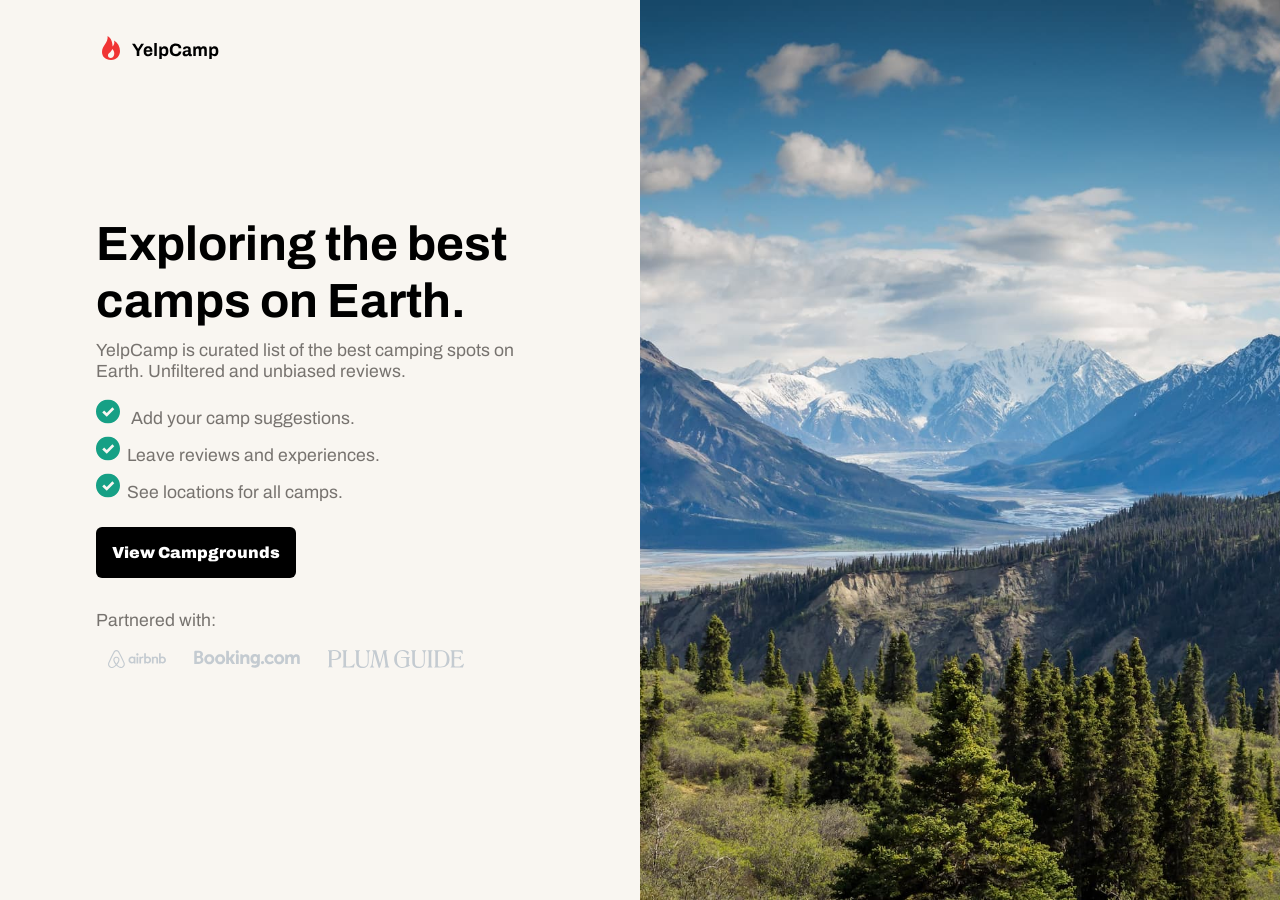
<file: index.html>
<!DOCTYPE html>
<html lang="en">
  <head>
    <meta charset="UTF-8" />
    <meta http-equiv="X-UA-Compatible" content="IE=edge" />
    <meta name="viewport" content="width=device-width, initial-scale=1.0" />
    <title>YelpCamp | Landing Page</title>
    <link rel="stylesheet" href="utilities.css" />
    <link rel="stylesheet" href="landing-style.css" />
  </head>
  <body>
    <main class="main-container">
      <div class="logo-box">
        <img src="Assets/Logo.svg" alt="YelpCamp" class="logo" />
      </div>
      <section class="showcase-frame">
        <div class="box-1"></div>
        <div class="box-2">
          <header class="header">
            <h1>Exploring the best camps on Earth.</h1>
            <div class="para-container">
              <p>
                YelpCamp is curated list of the best camping spots on Earth.
                Unfiltered and unbiased reviews.
              </p>
            </div>
            <div class="checkmarks-container">
              <p>
                <img src="Assets/Checkmark.svg" alt="Checkmark" />
                Add your camp suggestions.
              </p>
              <p>
                <img src="Assets/Checkmark.svg" alt="Checkmark" />Leave reviews
                and experiences.
              </p>
              <p>
                <img src="Assets/Checkmark.svg" alt="Checkmark" />See locations
                for all camps.
              </p>
            </div>
            <a href="search.html" class="btn">View Campgrounds</a>
            <div class="partners-container">
              <p>Partnered with:</p>
              <img src="Assets/Airbnb.svg" alt="Airbnb" />
              <img src="Assets/Booking.svg" alt="Booking.com" />
              <img src="Assets/Plum Guide.svg" alt="Plum Guide" />
            </div>
          </header>
        </div>
      </section>
    </main>
  </body>
</html>
</file>
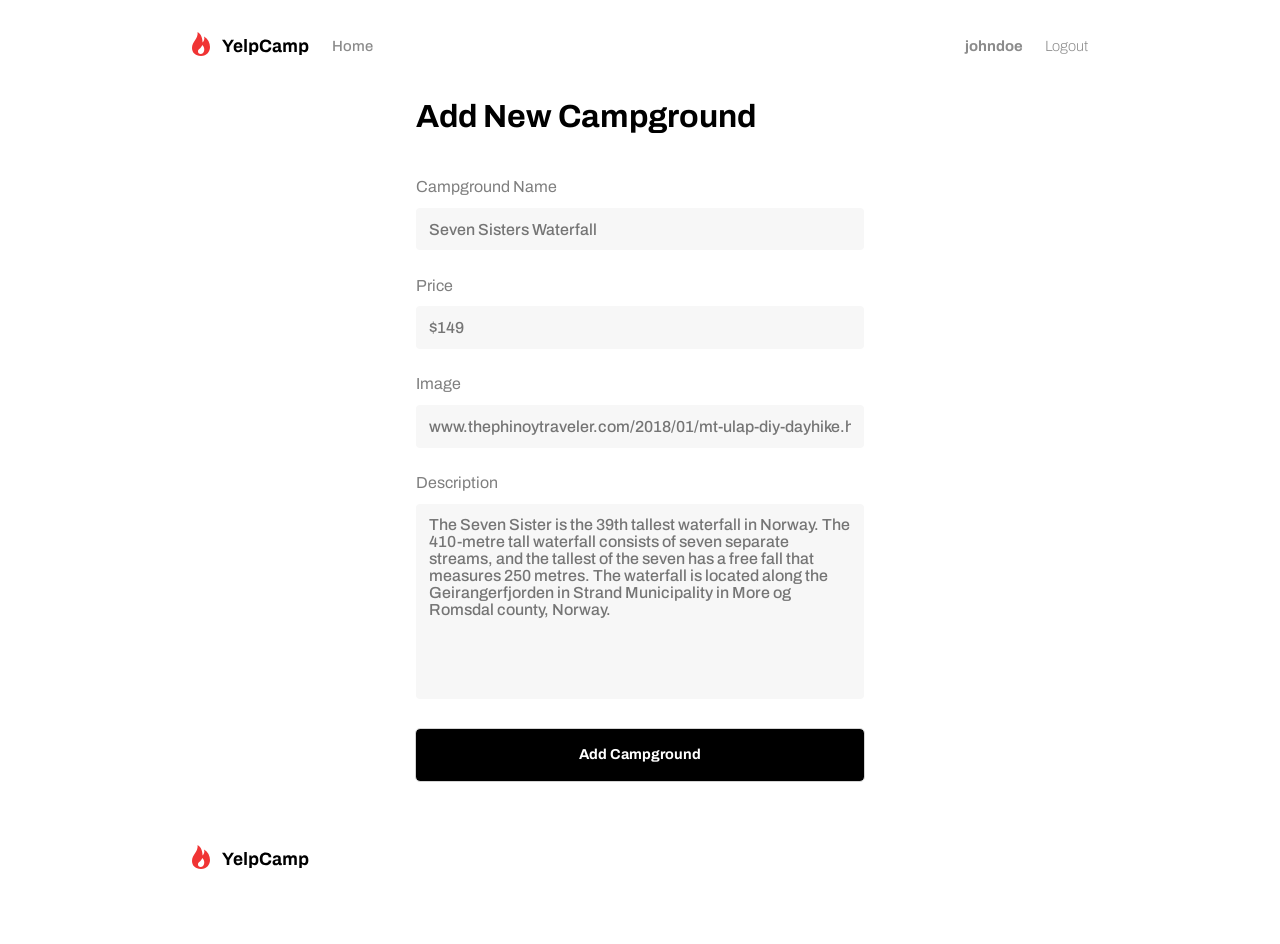
<file: add-new-campground.html>
<!DOCTYPE html>
<html lang="en">
  <head>
    <meta charset="UTF-8" />
    <meta http-equiv="X-UA-Compatible" content="IE=edge" />
    <meta name="viewport" content="width=device-width, initial-scale=1.0" />
    <title>Add New Campground | YelpCamp</title>
    <link rel="stylesheet" href="search-style.css" />
    <link rel="stylesheet" href="utilities.css" />
    <link rel="stylesheet" href="indivisual-campground.css" />
    <link rel="stylesheet" href="add-campground.css" />
  </head>
  <body>
    <div class="container-box">
      <nav class="navbar">
        <img src="Assets/Logo.svg" alt="YelpCamp" />
        <ul class="nav-list">
          <li><a href="index.html" class="home">Home</a></li>
          <li>
            <a href="#" class="user-name">johndoe</a>
          </li>
          <li><a href="index.html" class="logout">Logout</a></li>
        </ul>
        <img
          src="Assets/Hamburger Menu.svg"
          alt="hamburger"
          class="hamburger"
        />
      </nav>

      <!-- Main content -->

      <div class="form-container">
        <form class="form">
          <h1>Add New Campground</h1>
          <label for="camp-name">Campground Name</label>
          <input
            type="text"
            id="camp-name"
            placeholder="Seven Sisters Waterfall"
          />
          <label for="price">Price</label>
          <input type="text" id="price" placeholder="$149" />
          <label for="image">Image</label>
          <input
            type="text"
            id="image"
            placeholder="www.thephinoytraveler.com/2018/01/mt-ulap-diy-dayhike.html"
          />
          <label for="description">Description</label>
          <textarea
            name="description"
            id="description"
            cols="30"
            rows="10"
            placeholder="The Seven Sister is the 39th tallest waterfall in Norway. The 410-metre tall waterfall consists of seven separate streams, and the tallest of the seven has a free fall that measures 250 metres. The waterfall is located along the Geirangerfjorden in Strand Municipality in More og Romsdal county, Norway."
          ></textarea>
          <a href="#" class="campground-btn">Add Campground</a>
        </form>
      </div>

      <!-- Footer logo -->

      <img src="Assets/Logo.svg" alt="YelpCamp" class="bottom-logo" />
    </div>
    <script src="script.js"></script>
  </body>
</html>
</file>
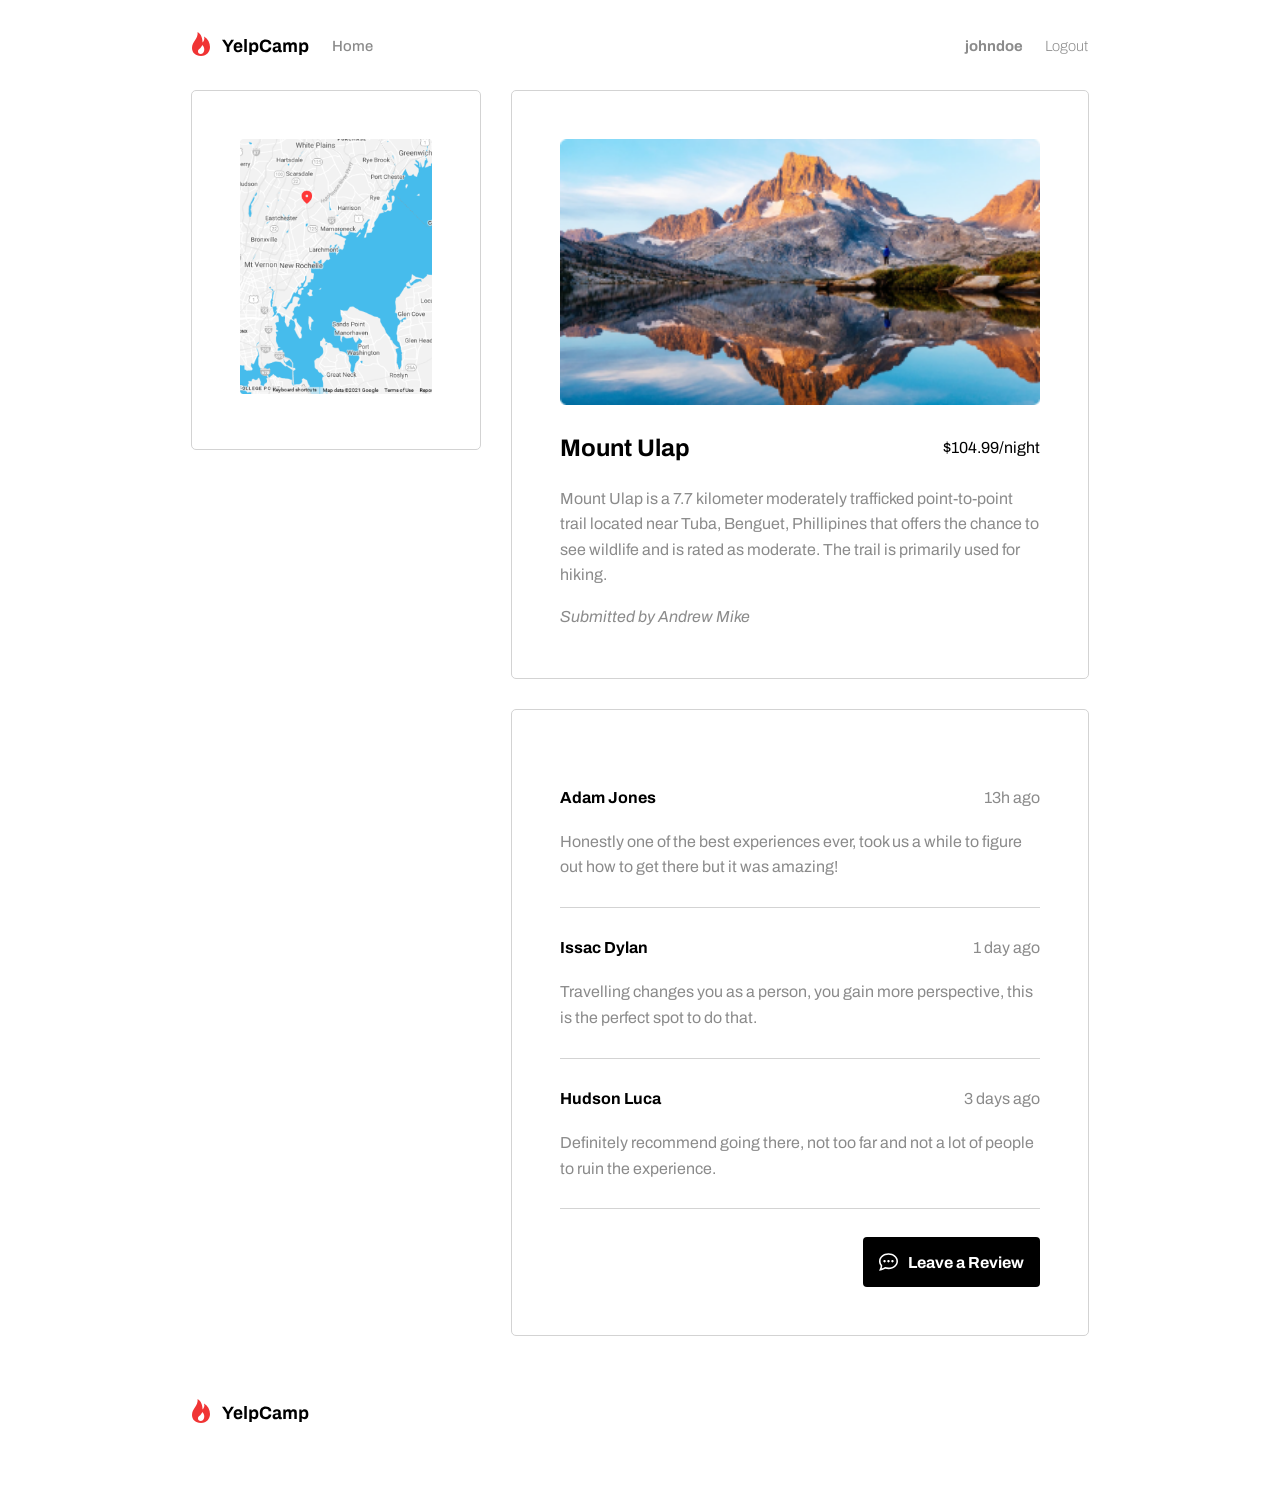
<file: indivisual-campground-login.html>
<!DOCTYPE html>
<html lang="en">
  <head>
    <meta charset="UTF-8" />
    <meta http-equiv="X-UA-Compatible" content="IE=edge" />
    <meta name="viewport" content="width=device-width, initial-scale=1.0" />
    <title>Indivisual Campground | YelpCamp</title>
    <link rel="stylesheet" href="search-style.css" />
    <link rel="stylesheet" href="utilities.css" />
    <link rel="stylesheet" href="indivisual-campground.css" />
  </head>
  <body>
    <div class="container-box">
      <nav class="navbar">
        <img src="Assets/Logo.svg" alt="YelpCamp" />
        <ul class="nav-list">
          <li><a href="index.html" class="home">Home</a></li>
          <li>
            <a href="#" class="user-name">johndoe</a>
          </li>
          <li>
            <a href="indivisual-campground.html" class="logout">Logout</a>
          </li>
        </ul>
        <img
          src="Assets/Hamburger Menu.svg"
          alt="hamburger"
          class="hamburger"
        />
      </nav>

      <!-- Main grid html -->

      <div class="hero-grid-container">
        <div class="map-container">
          <img src="Assets/Map.png" alt="map" />
        </div>
        <div class="img-boxes-container">
          <div class="img-para-container">
            <img
              src="Assets/Camp Images/High Quality Images/Mount Ulap.png"
              alt="mount-ulap"
            />
            <div class="heading-price-container">
              <h2>Mount Ulap</h2>
              <p class="price">$104.99/night</p>
            </div>

            <p>
              Mount Ulap is a 7.7 kilometer moderately trafficked point-to-point
              trail located near Tuba, Benguet, Phillipines that offers the
              chance to see wildlife and is rated as moderate. The trail is
              primarily used for hiking.
            </p>

            <p class="submitted">Submitted by Andrew Mike</p>
          </div>
          <div class="review-container">
            <div class="review-box review-box-1">
              <div class="name-time-container">
                <h4>Adam Jones</h4>
                <p>13h ago</p>
              </div>
              <p>
                Honestly one of the best experiences ever, took us a while to
                figure out how to get there but it was amazing!
              </p>
            </div>
            <div class="review-box review-box-2">
              <div class="name-time-container">
                <h4>Issac Dylan</h4>
                <p>1 day ago</p>
              </div>
              <p>
                Travelling changes you as a person, you gain more perspective,
                this is the perfect spot to do that.
              </p>
            </div>
            <div class="review-box review-box-3">
              <div class="name-time-container">
                <h4>Hudson Luca</h4>
                <p>3 days ago</p>
              </div>
              <p>
                Definitely recommend going there, not too far and not a lot of
                people to ruin the experience.
              </p>
            </div>

            <div class="review-box review-box-4">
              <a href="add-comment.html" class="review-btn"
                ><img src="Assets/Chat Bubble.svg" alt="chat" />Leave a
                Review</a
              >
            </div>
          </div>
        </div>
      </div>
      <img src="Assets/Logo.svg" alt="YelpCamp" class="bottom-logo" />
    </div>

    <script src="script.js"></script>
  </body>
</html>
</file>
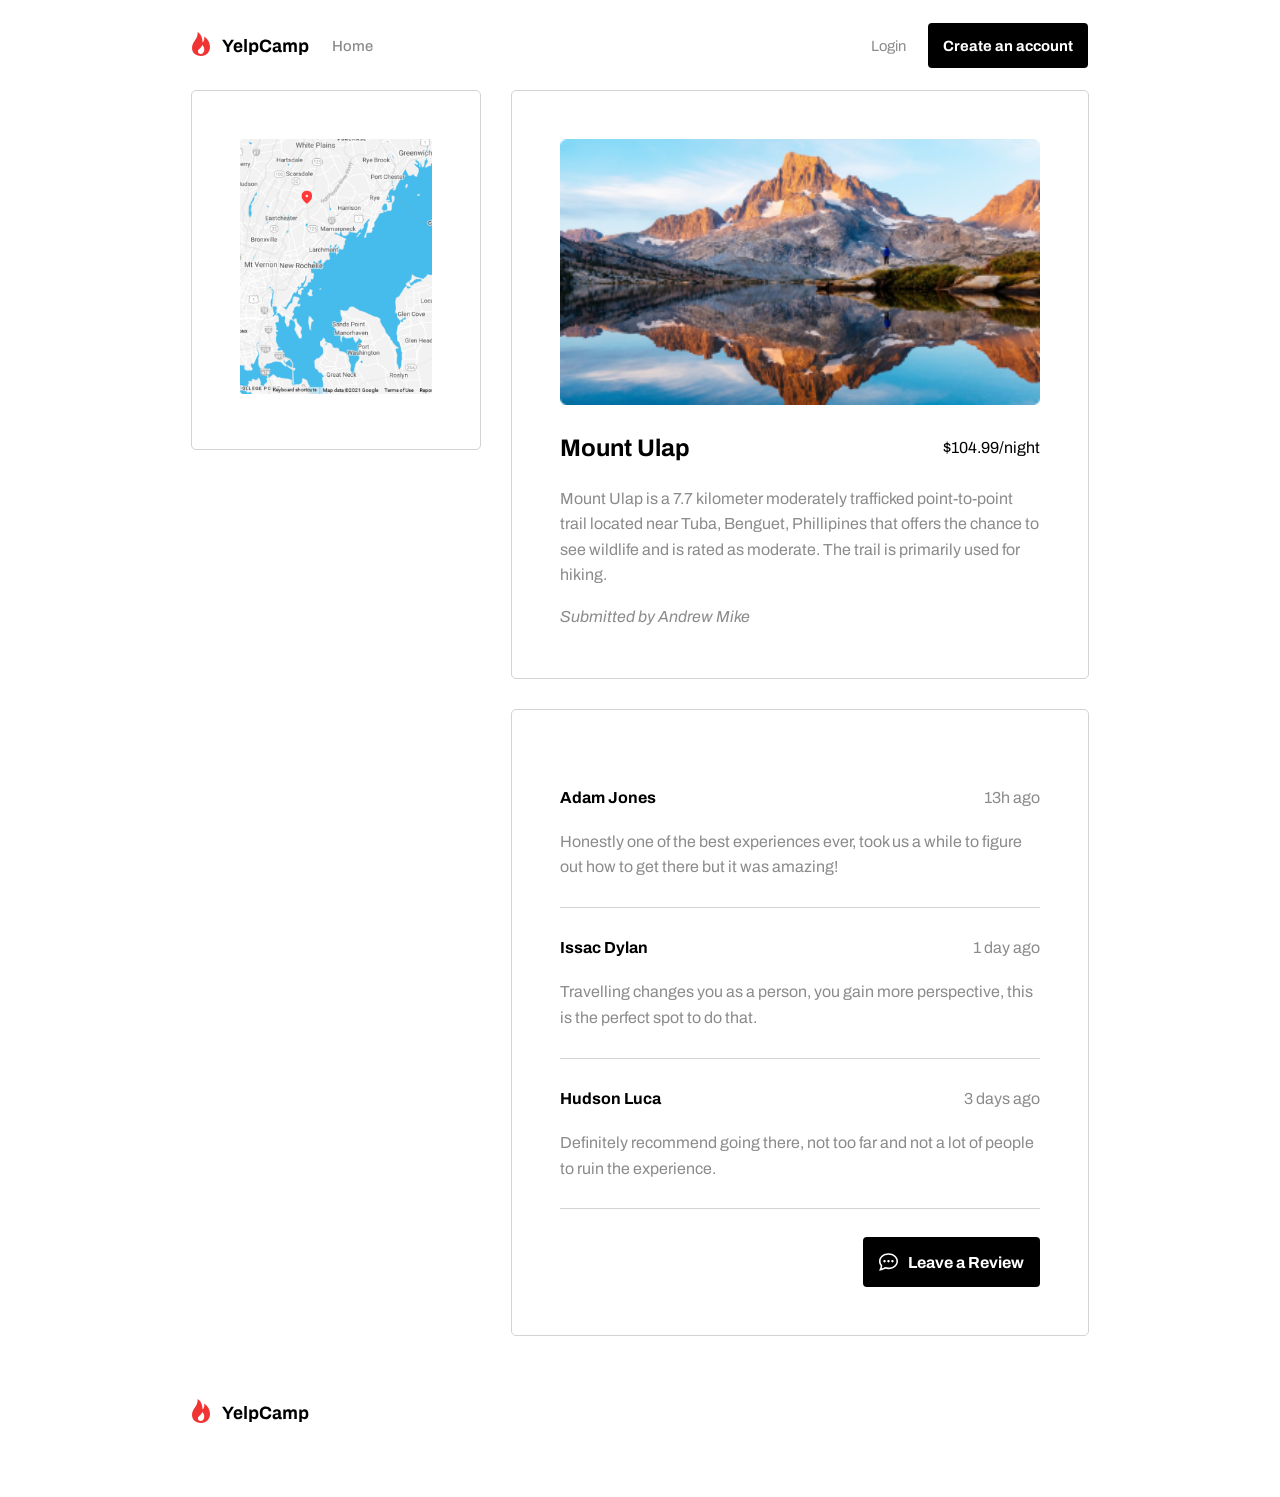
<file: indivisual-campground.html>
<!DOCTYPE html>
<html lang="en">
  <head>
    <meta charset="UTF-8" />
    <meta http-equiv="X-UA-Compatible" content="IE=edge" />
    <meta name="viewport" content="width=device-width, initial-scale=1.0" />
    <title>Indivisual Campground | YelpCamp</title>
    <link rel="stylesheet" href="search-style.css" />
    <link rel="stylesheet" href="utilities.css" />
    <link rel="stylesheet" href="indivisual-campground.css" />
  </head>
  <body>
    <div class="container-box">
      <nav class="navbar">
        <img src="Assets/Logo.svg" alt="YelpCamp" />
        <ul class="nav-list">
          <li><a href="index.html" class="home">Home</a></li>
          <li>
            <a href="sign-in.html" class="login">Login</a>
          </li>
          <li>
            <a href="sign-up.html" class="create-btn">Create an account</a>
          </li>
        </ul>
        <img
          src="Assets/Hamburger Menu.svg"
          alt="hamburger"
          class="hamburger"
        />
      </nav>

      <!-- Main grid html -->

      <div class="hero-grid-container">
        <div class="map-container">
          <img src="Assets/Map.png" alt="map" />
        </div>
        <div class="img-boxes-container">
          <div class="img-para-container">
            <img
              src="Assets/Camp Images/High Quality Images/Mount Ulap.png"
              alt="mount-ulap"
            />
            <div class="heading-price-container">
              <h2>Mount Ulap</h2>
              <p class="price">$104.99/night</p>
            </div>

            <p>
              Mount Ulap is a 7.7 kilometer moderately trafficked point-to-point
              trail located near Tuba, Benguet, Phillipines that offers the
              chance to see wildlife and is rated as moderate. The trail is
              primarily used for hiking.
            </p>

            <p class="submitted">Submitted by Andrew Mike</p>
          </div>
          <div class="review-container">
            <div class="review-box review-box-1">
              <div class="name-time-container">
                <h4>Adam Jones</h4>
                <p>13h ago</p>
              </div>
              <p>
                Honestly one of the best experiences ever, took us a while to
                figure out how to get there but it was amazing!
              </p>
            </div>
            <div class="review-box review-box-2">
              <div class="name-time-container">
                <h4>Issac Dylan</h4>
                <p>1 day ago</p>
              </div>
              <p>
                Travelling changes you as a person, you gain more perspective,
                this is the perfect spot to do that.
              </p>
            </div>
            <div class="review-box review-box-3">
              <div class="name-time-container">
                <h4>Hudson Luca</h4>
                <p>3 days ago</p>
              </div>
              <p>
                Definitely recommend going there, not too far and not a lot of
                people to ruin the experience.
              </p>
            </div>

            <div class="review-box review-box-4">
              <a href="add-comment.html" class="review-btn"
                ><img src="Assets/Chat Bubble.svg" alt="chat" />Leave a
                Review</a
              >
            </div>
          </div>
        </div>
      </div>
      <img src="Assets/Logo.svg" alt="YelpCamp" class="bottom-logo" />
    </div>

    <script src="script.js"></script>
  </body>
</html>
</file>
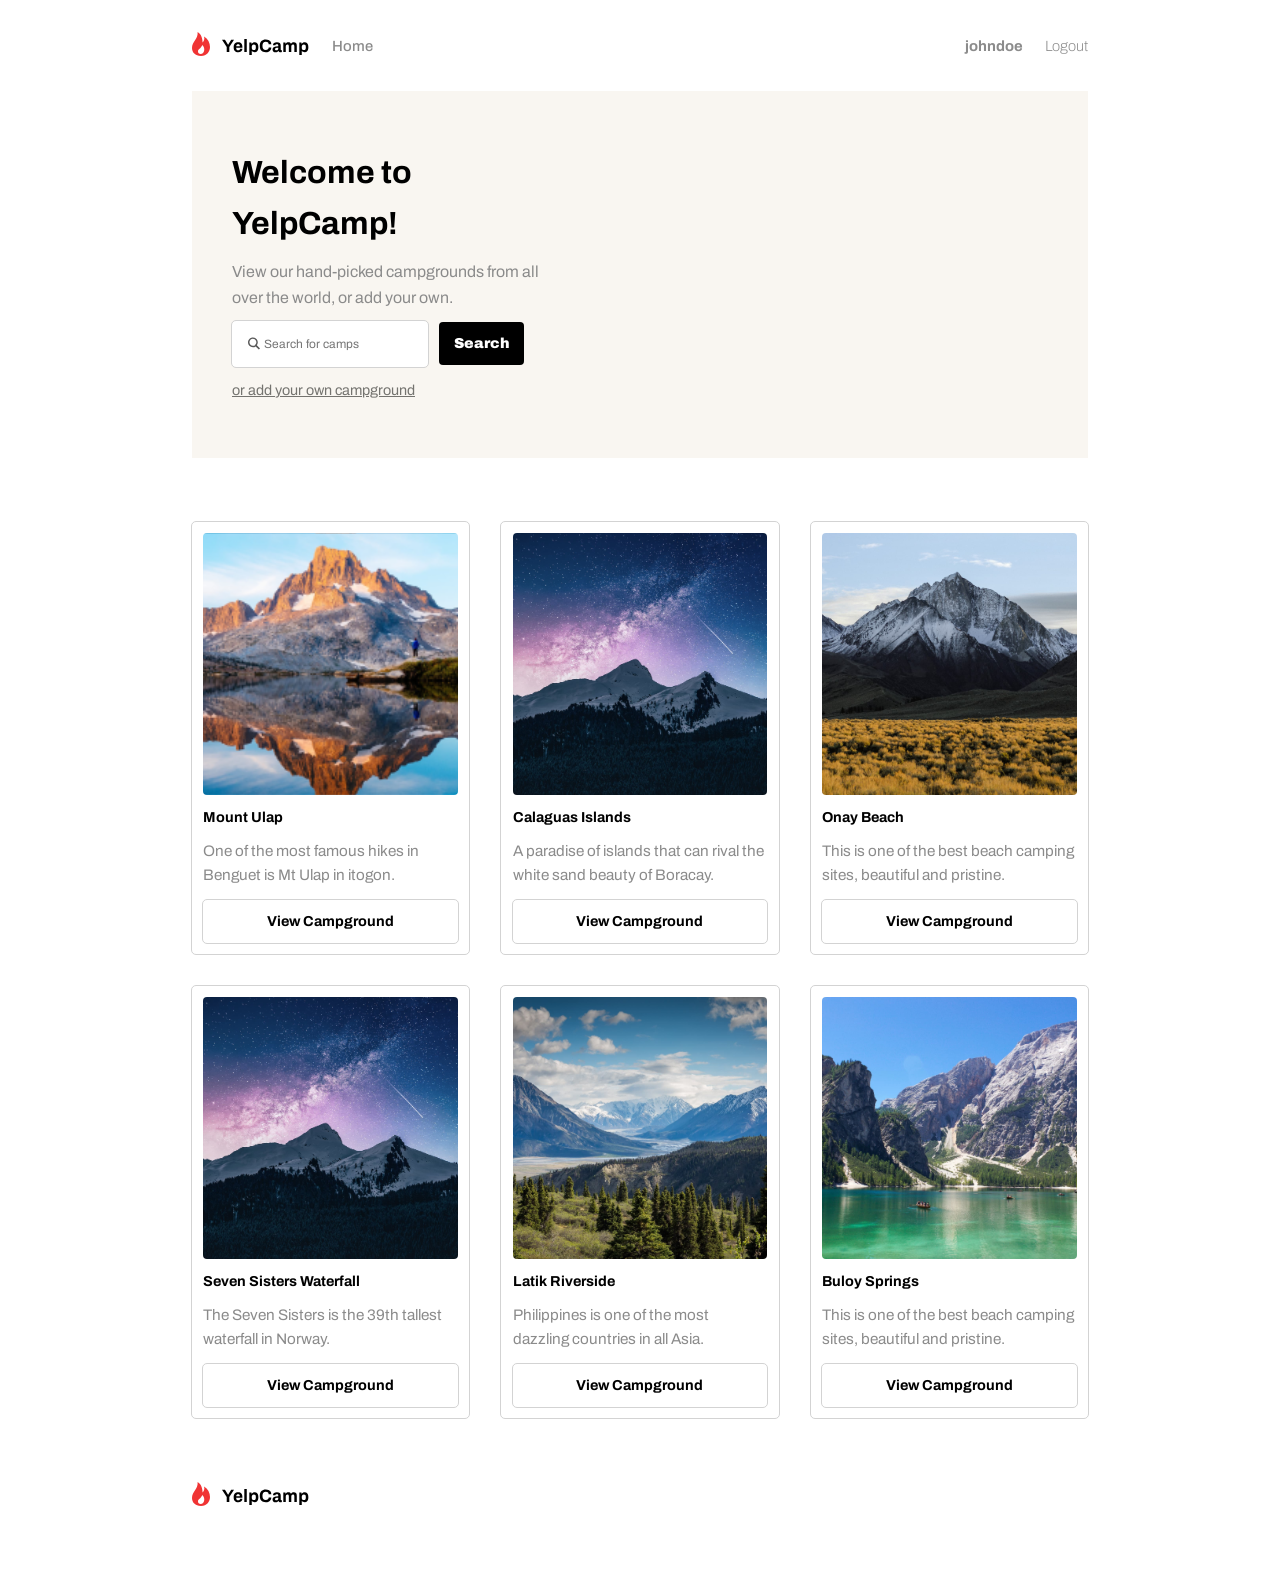
<file: search-login.html>
<!DOCTYPE html>
<html lang="en">
  <head>
    <meta charset="UTF-8" />
    <meta http-equiv="X-UA-Compatible" content="IE=edge" />
    <meta name="viewport" content="width=device-width, initial-scale=1.0" />
    <title>Search Page | Logged in</title>
    <link rel="stylesheet" href="utilities.css" />
    <link rel="stylesheet" href="search-style.css" />
  </head>
  <body>
    <div class="container-box">
      <nav class="navbar">
        <img src="Assets/Logo.svg" alt="YelpCamp" />
        <ul class="nav-list">
          <li><a href="index.html" class="home">Home</a></li>
          <li>
            <a href="#" class="user-name">johndoe</a>
          </li>
          <li><a href="search.html" class="logout">Logout</a></li>
        </ul>
        <img
          src="Assets/Hamburger Menu.svg"
          alt="hamburger"
          class="hamburger"
        />
      </nav>

      <!-- search box container -->

      <div class="search-box-container">
        <div class="search-box-child">
          <div class="heading-and-para-container">
            <h1>Welcome to YelpCamp!</h1>
            <p>
              View our hand-picked campgrounds from all over the world, or add
              your own.
            </p>
          </div>
          <div class="main-search-box">
            <img src="Assets/Search Icon.svg" alt="search" class="icon" />
            <input
              type="text"
              placeholder="Search for camps"
              class="search-box"
            />
            <a href="#" class="btn">Search</a>
          </div>
          <a href="add-new-campground.html" class="add-own-campground"
            >or add your own campground</a
          >
        </div>
      </div>

      <!-- grid layout -->

      <div class="grids-container">
        <div class="item" id="item-1">
          <div class="content-holder">
            <div class="image"></div>
            <div class="para-btn-container">
              <h4>Mount Ulap</h4>
              <p>
                One of the most famous hikes in Benguet is Mt Ulap in itogon.
              </p>
              <a
                href="indivisual-campground-login.html"
                class="campground-btn view-camp"
                >View Campground</a
              >
            </div>
          </div>
        </div>
        <div class="item" id="item-2">
          <div class="content-holder">
            <div class="image"></div>
            <div class="para-btn-container">
              <h4>Calaguas Islands</h4>
              <p>
                A paradise of islands that can rival the white sand beauty of
                Boracay.
              </p>
              <a href="#" class="campground-btn view-camp">View Campground</a>
            </div>
          </div>
        </div>
        <div class="item" id="item-3">
          <div class="content-holder">
            <div class="image"></div>
            <div class="para-btn-container">
              <h4>Onay Beach</h4>
              <p>
                This is one of the best beach camping sites, beautiful and
                pristine.
              </p>
              <a href="#" class="campground-btn view-camp">View Campground</a>
            </div>
          </div>
        </div>
        <div class="item" id="item-4">
          <div class="content-holder">
            <div class="image"></div>
            <div class="para-btn-container">
              <h4>Seven Sisters Waterfall</h4>
              <p>The Seven Sisters is the 39th tallest waterfall in Norway.</p>
              <a href="#" class="campground-btn view-camp">View Campground</a>
            </div>
          </div>
        </div>
        <div class="item" id="item-5">
          <div class="content-holder">
            <div class="image"></div>
            <div class="para-btn-container">
              <h4>Latik Riverside</h4>
              <p>
                Philippines is one of the most dazzling countries in all Asia.
              </p>
              <a href="#" class="campground-btn view-camp">View Campground</a>
            </div>
          </div>
        </div>
        <div class="item" id="item-6">
          <div class="content-holder">
            <div class="image"></div>
            <div class="para-btn-container">
              <h4>Buloy Springs</h4>
              <p>
                This is one of the best beach camping sites, beautiful and
                pristine.
              </p>
              <a href="#" class="campground-btn view-camp">View Campground</a>
            </div>
          </div>
        </div>
      </div>

      <img src="Assets/Logo.svg" alt="YelpCamp" class="bottom-logo" />
    </div>
    <script src="script.js"></script>
  </body>
</html>
</file>
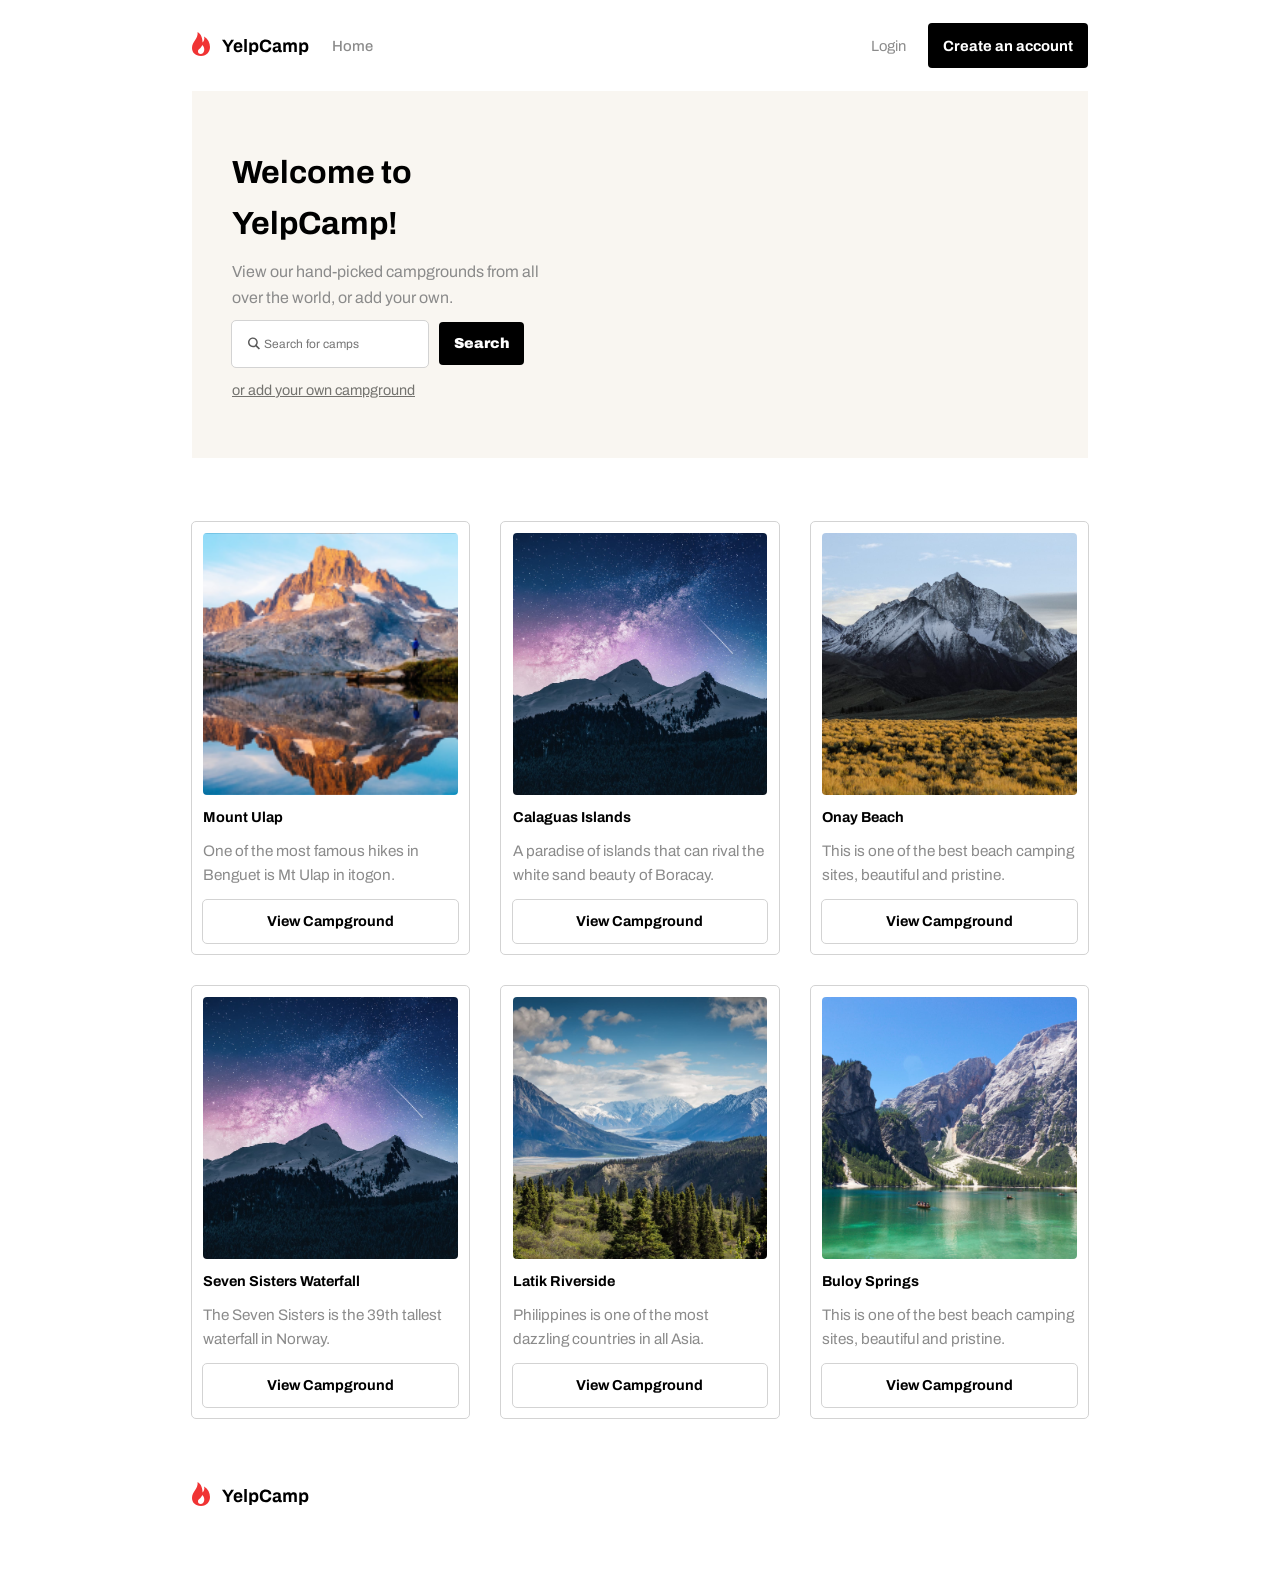
<file: search.html>
<!DOCTYPE html>
<html lang="en">
  <head>
    <meta charset="UTF-8" />
    <meta http-equiv="X-UA-Compatible" content="IE=edge" />
    <meta name="viewport" content="width=device-width, initial-scale=1.0" />
    <title>Search Page | YelpCamp</title>
    <link rel="stylesheet" href="utilities.css" />
    <link rel="stylesheet" href="search-style.css" />
  </head>
  <body>
    <div class="container-box">
      <nav class="navbar">
        <img src="Assets/Logo.svg" alt="YelpCamp" />
        <ul class="nav-list">
          <li><a href="index.html" class="home">Home</a></li>
          <li>
            <a href="sign-in.html" class="login">Login</a>
          </li>
          <li>
            <a href="sign-up.html" class="create-btn">Create an account</a>
          </li>
        </ul>
        <img
          src="Assets/Hamburger Menu.svg"
          alt="hamburger"
          class="hamburger"
        />
      </nav>

      <!-- search box container -->

      <div class="search-box-container">
        <div class="search-box-child">
          <div class="heading-and-para-container">
            <h1>Welcome to YelpCamp!</h1>
            <p>
              View our hand-picked campgrounds from all over the world, or add
              your own.
            </p>
          </div>
          <div class="main-search-box">
            <img src="Assets/Search Icon.svg" alt="search" class="icon" />
            <input
              type="text"
              placeholder="Search for camps"
              class="search-box"
            />
            <a href="#" class="btn">Search</a>
          </div>
          <a href="add-new-campground.html" class="add-own-campground"
            >or add your own campground</a
          >
        </div>
      </div>

      <!-- grid layout -->

      <div class="grids-container">
        <div class="item" id="item-1">
          <div class="content-holder">
            <div class="image"></div>
            <div class="para-btn-container">
              <h4>Mount Ulap</h4>
              <p>
                One of the most famous hikes in Benguet is Mt Ulap in itogon.
              </p>
              <a
                href="indivisual-campground.html"
                class="campground-btn view-camp"
                >View Campground</a
              >
            </div>
          </div>
        </div>
        <div class="item" id="item-2">
          <div class="content-holder">
            <div class="image"></div>
            <div class="para-btn-container">
              <h4>Calaguas Islands</h4>
              <p>
                A paradise of islands that can rival the white sand beauty of
                Boracay.
              </p>
              <a href="#" class="campground-btn view-camp">View Campground</a>
            </div>
          </div>
        </div>
        <div class="item" id="item-3">
          <div class="content-holder">
            <div class="image"></div>
            <div class="para-btn-container">
              <h4>Onay Beach</h4>
              <p>
                This is one of the best beach camping sites, beautiful and
                pristine.
              </p>
              <a href="#" class="campground-btn view-camp">View Campground</a>
            </div>
          </div>
        </div>
        <div class="item" id="item-4">
          <div class="content-holder">
            <div class="image"></div>
            <div class="para-btn-container">
              <h4>Seven Sisters Waterfall</h4>
              <p>The Seven Sisters is the 39th tallest waterfall in Norway.</p>
              <a href="#" class="campground-btn view-camp">View Campground</a>
            </div>
          </div>
        </div>
        <div class="item" id="item-5">
          <div class="content-holder">
            <div class="image"></div>
            <div class="para-btn-container">
              <h4>Latik Riverside</h4>
              <p>
                Philippines is one of the most dazzling countries in all Asia.
              </p>
              <a href="#" class="campground-btn view-camp">View Campground</a>
            </div>
          </div>
        </div>
        <div class="item" id="item-6">
          <div class="content-holder">
            <div class="image"></div>
            <div class="para-btn-container">
              <h4>Buloy Springs</h4>
              <p>
                This is one of the best beach camping sites, beautiful and
                pristine.
              </p>
              <a href="#" class="campground-btn view-camp">View Campground</a>
            </div>
          </div>
        </div>
      </div>

      <img src="Assets/Logo.svg" alt="YelpCamp" class="bottom-logo" />
    </div>
    <script src="script.js"></script>
  </body>
</html>
</file>
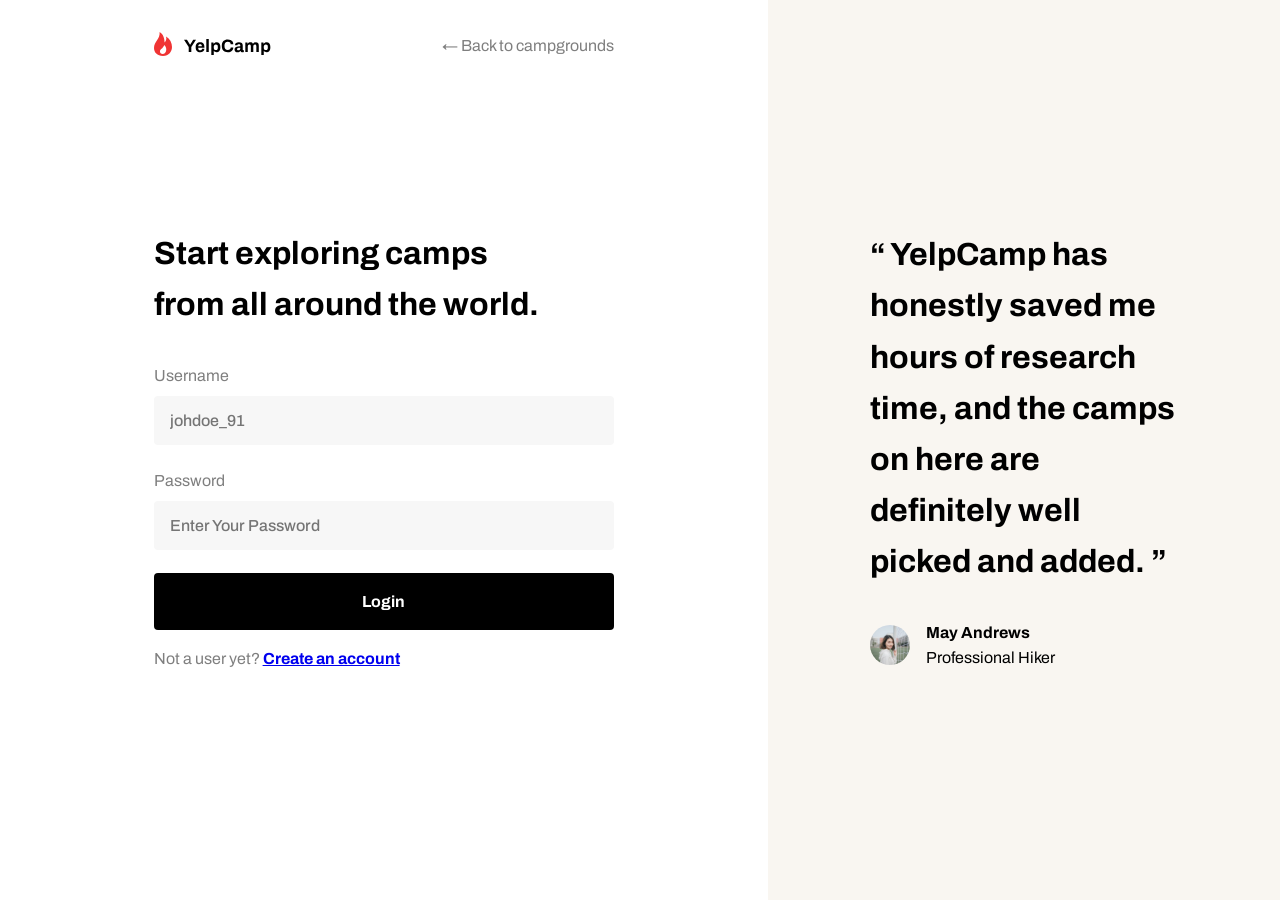
<file: sign-in.html>
<!DOCTYPE html>
<html lang="en">
  <head>
    <meta charset="UTF-8" />
    <meta http-equiv="X-UA-Compatible" content="IE=edge" />
    <meta name="viewport" content="width=device-width, initial-scale=1.0" />
    <title>Sign in | YelpCamp</title>
    <link rel="stylesheet" href="sign-in-style.css" />
    <link rel="stylesheet" href="utilities.css" />
  </head>
  <body>
    <div class="container">
      <div class="main-container box-1-parent">
        <div class="logo-back-container">
          <img src="Assets/Logo.svg" alt="logo" />
          <a href="search.html">← Back to campgrounds</a>
        </div>
        <div class="box-1 login-details">
          <form class="form">
            <div class="heading">
              <h1>Start exploring camps from all around the world.</h1>
            </div>
            <label for="username">Username</label>
            <input type="text" placeholder="johdoe_91" />
            <label for="password">Password</label>
            <input type="password" placeholder="Enter Your Password" />
            <a href="search-login.html" class="login-btn">Login</a>
            <p>Not a user yet? <a href="sign-up.html">Create an account</a></p>
          </form>
        </div>
      </div>

      <div class="background-box">
        <div class="box-2 quote-box main-container">
          <div class="quote-box-container">
            <blockquote cite="#">
              <q>
                YelpCamp has honestly saved me hours of research time, and the
                camps on here are definitely well picked and added.
              </q>
            </blockquote>
            <div class="writer-details">
              <img src="Assets/User Testimonial.svg" alt="user" />
              <div class="name-container">
                <h4>May Andrews</h4>
                <p>Professional Hiker</p>
              </div>
            </div>
          </div>
        </div>
      </div>
    </div>
  </body>
</html>
</file>
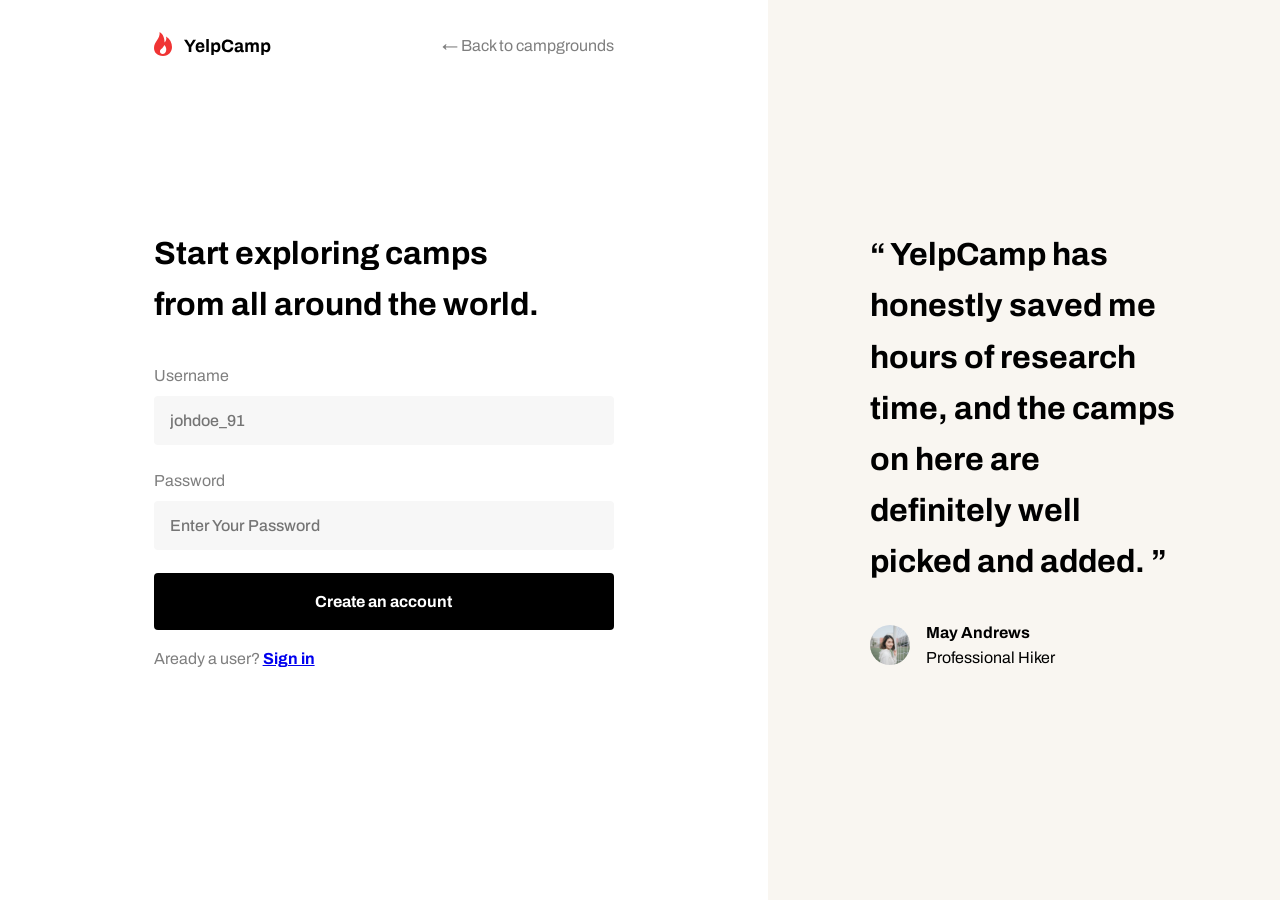
<file: sign-up.html>
<!DOCTYPE html>
<html lang="en">
  <head>
    <meta charset="UTF-8" />
    <meta http-equiv="X-UA-Compatible" content="IE=edge" />
    <meta name="viewport" content="width=device-width, initial-scale=1.0" />
    <title>Sign up | YelpCamp</title>
    <link rel="stylesheet" href="sign-in-style.css" />
    <link rel="stylesheet" href="utilities.css" />
  </head>
  <body>
    <div class="container">
      <div class="main-container box-1-parent">
        <div class="logo-back-container">
          <img src="Assets/Logo.svg" alt="logo" />
          <a href="search.html">← Back to campgrounds</a>
        </div>
        <div class="box-1 login-details">
          <form class="form">
            <div class="heading">
              <h1>Start exploring camps from all around the world.</h1>
            </div>
            <label for="username">Username</label>
            <input type="text" placeholder="johdoe_91" />
            <label for="password">Password</label>
            <input type="password" placeholder="Enter Your Password" />
            <a href="search-login.html" class="login-btn">Create an account</a>
            <p>Aready a user? <a href="sign-in.html">Sign in</a></p>
          </form>
        </div>
      </div>

      <div class="background-box">
        <div class="box-2 quote-box main-container">
          <div class="quote-box-container">
            <blockquote cite="#">
              <q>
                YelpCamp has honestly saved me hours of research time, and the
                camps on here are definitely well picked and added.
              </q>
            </blockquote>
            <div class="writer-details">
              <img src="Assets/User Testimonial.svg" alt="user" />
              <div class="name-container">
                <h4>May Andrews</h4>
                <p>Professional Hiker</p>
              </div>
            </div>
          </div>
        </div>
      </div>
    </div>
  </body>
</html>
</file>
<file: utilities.css>
@import url("https://fonts.googleapis.com/css2?family=Archivo:wght@300;400;500;600;700;900&display=swap");

*,
*::before,
*::after {
  margin: 0;
  padding: 0;
  box-sizing: border-box;
}

body {
  line-height: 1.6;
}

.btn {
  background: #000;
  color: #fff;
  border-radius: 6px;
  padding: 1em;
  font-weight: 900;
  text-decoration: none;
  display: inline-block;
  margin-bottom: 2em;
}
</file>
<file: landing-style.css>
body {
  line-height: 1.2;
}

.logo-box .logo {
  padding: 2em 1em;
}

.showcase-frame {
  height: 89%;
  display: grid;
  grid-template-areas: 1fr;
  font-family: "Archivo", sans-serif;
}

.main-container {
  background-color: #f9f6f1;
}

p {
  color: #77736f;
  font-size: 1.1em;
}

.para-container {
  margin-bottom: 1em;
}

.checkmarks-container {
  margin-bottom: 1.5em;
}

.checkmarks-container img {
  margin-right: 0.4em;
}

.checkmarks-container p {
  margin-bottom: 0.4em;
}

.box-1 {
  background-image: url("Assets/Camp\ Images/High\ Quality\ Images/Latik\ Riverside.jpg");
  background-position: center;
  background-size: cover;
  height: 20em;
  background-repeat: no-repeat no-repeat;
}

.box-2 {
  padding: 2em 0;
}

.box-2 .header {
  width: 90%;
  margin: 0 auto;
}

.header h1 {
  font-size: 2em;
  margin-bottom: 0.4em;
}

.partners-container p {
  margin-bottom: 0.4em;
}

@media (min-width: 699px) {
  .main-container {
    height: 100vh;
  }
  .header h1 {
    font-size: 3em;
  }

  .box-1 {
    height: 28em;
  }
}

@media (min-width: 1199px) {
  .box-1 {
    grid-area: box-1;
  }

  .box-2 {
    grid-area: box-2;
  }
  .showcase-frame {
    height: 100%;
    grid-template-columns: repeat(2, 1fr);
    grid-template-areas: "box-2 box-1";
    position: relative;
  }
  .box-1 {
    height: 100%;
  }

  .box-2 {
    place-self: center;
  }

  .logo-box .logo {
    padding: 0;
    position: absolute;
    top: 4%;
    left: 8%;
    z-index: 100;
  }

  .box-2 .header {
    width: 70%;
  }

  .header h1 {
    margin-bottom: 0.2em;
  }

  p {
    font-size: 1.1em;
  }
}
</file>
<file: search-style.css>
.container-box {
  width: 70%;
  margin: 0 auto;
  font-family: "Archivo", sans-serif;
}

/* Navbar design */

.navbar {
  display: flex;
  align-items: center;
  justify-content: space-between;
  padding: 2em 0;
}

.nav-list {
  display: flex;
  align-items: center;
  justify-content: right;
  flex-grow: 1;
}

.nav-list li {
  list-style: none;
}

.nav-list li:nth-of-type(1) {
  margin-right: auto;
}

.nav-list a {
  text-decoration: none;
  margin-left: 1.5em;
  font-size: 0.925em;
  color: #8b8b8b;
}

.nav-list .home {
  font-weight: 500;
}

.nav-list .user-name {
  font-weight: 700;
}

.nav-list .logout {
  font-weight: 200;
}

/* search box container design */

.search-box-container {
  background-color: #f9f6f1;
  padding: 3.5em 2.5em;
}

.search-box-child {
  width: 40%;
}

.heading-and-para-container h1 {
  margin-bottom: 0.3em;
}

.heading-and-para-container p {
  color: #8b8b8b;
  margin-bottom: 0.7em;
  font-weight: 400;
}

.main-search-box img {
  position: absolute;
}

.main-search-box {
  margin-bottom: 10px;
}

.main-search-box .icon {
  width: 1.75em;
  padding: 1em 0em 0.8em 1em;
}

.search-box {
  font-size: 0.75em;
  padding: 1.3em 2em 1.3em 2.7em;
  border: none;
  outline: 0.5px solid #d3d3d3;
  font-family: "Archivo", sans-serif;
  width: 60%;
  border-radius: 4px;
}

.main-search-box .btn {
  margin-bottom: 0;
  padding: 0.7em 1em;
  font-size: 0.9em;
  margin-left: 0.6em;
  border-radius: 4px;
}

.add-own-campground {
  color: #74736f;
  font-size: 0.9em;
}

/* grid layout */

.grids-container {
  display: grid;
  grid-template-columns: repeat(3, 1fr);
  gap: 2em;
  margin: 4em 0;
}

.item {
  height: 27em;
  outline: 1px solid #d3d3d3;
  padding: 0.7em;
  border-radius: 4px;
}

.content-holder {
  height: 100%;
}

#item-1 .image {
  background-image: url("Assets/Camp\ Images/High\ Quality\ Images/Mount\ Ulap.png");
}

#item-2 .image {
  background-image: url("Assets/Camp\ Images/High\ Quality\ Images/Calagus\ Islands.jpg");
}

#item-3 .image {
  background-image: url("Assets/Camp\ Images/High\ Quality\ Images/Onay\ Beach.jpg");
}

#item-4 .image {
  background-image: url("Assets/Camp\ Images/High\ Quality\ Images/Seven\ Sisters\ Waterfall.jpg");
}

#item-5 .image {
  background-image: url("Assets/Camp\ Images/High\ Quality\ Images/Latik\ Riverside.jpg");
}

#item-6 .image {
  background-image: url("Assets/Camp\ Images/High\ Quality\ Images/Buloy\ Springs.jpg");
}

.content-holder .image {
  background-size: cover;
  background-position: center;
  height: 64%;
  border-radius: 4px;
}

.campground-btn {
  text-decoration: none;
  display: block;
  text-align: center;
  padding: 0.7em 0;
  border-radius: 4px;
  outline: 1px solid #d3d3d3;
  color: #000;
  font-weight: 700;
  font-size: 0.9em;
}

.para-btn-container h4 {
  margin: 0.7em 0;
  font-size: 0.9em;
}

.para-btn-container p {
  font-size: 0.955em;
  margin-bottom: 0.8em;
  color: #8b8b8b;
}

.bottom-logo {
  margin-bottom: 4em;
}

.hamburger {
  display: none;
}

.nav-list .create-btn {
  background: #000;
  color: #fff;
  font-weight: 700;
  padding: 1em;
  border-radius: 4px;
}

@media (max-width: 911px) {
  .container-box {
    width: 90%;
  }

  .grids-container {
    grid-template-columns: repeat(2, 1fr);
  }
  .search-box-child {
    width: 80%;
  }
}

@media (max-width: 601px) {
  .grids-container {
    grid-template-columns: 1fr;
  }

  .search-box-child {
    width: 100%;
  }

  .navbar {
    position: relative;
  }

  .hamburger {
    display: block;
    padding: 0.3em;
    background: #f9f6f1;
    cursor: pointer;
    border-radius: 4px;
  }

  .nav-list {
    z-index: 100;
    position: absolute;
    top: 100%;
    right: 0;
    flex-direction: column;
    background: #fff;
    border-radius: 8px;
    box-shadow: 0px 30px 25px 15px rgba(30, 30, 60, 0.25);
    transform: translateY(-20px);
    opacity: 0;
    padding: 0 0 0.8em 0;
    transition: transform 150ms ease-in-out, opacity 150ms ease-in-out;
  }

  .nav-list.active {
    transform: translateY(0);
    opacity: 1;
  }

  .nav-list .create-btn {
    display: inline-block;
    padding: 0.5em;
  }

  .nav-list li {
    width: 100%;
    text-align: center;
  }

  .nav-list li a {
    font-size: 1.2em;
    margin: 0;
    display: block;
    padding: 1em 4em;
    color: #000;
  }

  .search-box {
    display: block;
    width: 100%;
    margin-bottom: 0.7em;
  }

  .main-search-box .btn {
    margin: 0;
    width: 100%;
    text-align: center;
    font-size: 0.8em;
  }

  .search-box-container {
    padding: 2.5em 1.5em;
  }
}
</file>
<file: indivisual-campground.css>
.hero-grid-container {
  display: grid;
  grid-template-columns: 1fr 2fr;
  column-gap: 2em;
  place-items: start;
}

.map-container,
.img-para-container,
.review-container {
  padding: 3em;
  outline: 1px solid #d3d3d3;
  border-radius: 4px;
}

.img-boxes-container {
  display: grid;
  grid-template-columns: 1fr;
  row-gap: 2em;
}

.img-para-container img {
  width: 100%;
  height: auto;
  margin-bottom: 1em;
}

.name-time-container,
.heading-price-container {
  display: flex;
  align-items: center;
  justify-content: space-between;
  margin-bottom: 1.155em;
}

.review-box {
  padding: 1.7em 0;
  border-bottom: 1px solid #d3d3d3;
}

.review-box p,
.img-para-container p {
  color: #8b8b8b;
}

.img-para-container .price {
  color: #000;
}

.img-para-container .submitted {
  margin-top: 1em;
  font-style: italic;
}

.review-btn {
  text-align: center;
  text-decoration: none;
  display: inline-block;
  background: #000;
  color: #fff;
  padding: 0.7em 1em;
  border-radius: 4px;
  font-weight: 700;
}

.review-btn img {
  position: relative;
  top: 4px;
  margin-right: 10px;
  width: 1.2em;
}

.review-container {
  margin-bottom: 4em;
}

.map-container {
  width: 100%;
}

.map-container img {
  width: 100%;
  height: auto;
}

.review-box-4 {
  text-align: right;
  border-bottom: none;
  padding: 1.7em 0 0 0;
}

@media (max-width: 911px) {
  .hero-grid-container {
    grid-template-columns: 1fr;
    grid-template-areas:
      "image-boxes-container"
      "map";
    row-gap: 2em;
  }

  .review-container {
    margin: 0;
  }

  .map-container {
    grid-area: map;
    margin-bottom: 4em;
  }
}

@media (max-width: 601px) {
  .map-container,
  .img-para-container,
  .review-container {
    padding: 1.5em;
  }

  .hero-grid-container {
    z-index: 101;
  }
}
</file>
<file: add-campground.css>
.form-container {
  width: 50%;
  margin: 0 auto;
  margin-bottom: 4em;
}

.form label {
  display: block;
  margin-bottom: 0.5em;
  color: #7f7f7f;
}

.form input,
.form textarea {
  width: 100%;
  margin-bottom: 1.4em;
  padding: 0.8em;
  font-family: "Archivo", sans-serif;
  background: #f7f7f7;
  color: #adadad;
  font-weight: 500;
  border: none;
  border-radius: 4px;
  font-size: 1em;
}

.form textarea {
  font-family: "Archivo", sans-serif;
  resize: none;
}

.form h1 {
  margin-bottom: 1em;
}

.form .campground-btn {
  display: block;
  text-align: center;
  text-decoration: none;
  background: #000;
  color: #fff;
  padding: 1em;
  font-weight: 700;
  margin-bottom: 1em;
  border-radius: 4px;
}
@media (max-width: 815px) {
  .form-container {
    width: 75%;
  }
}

@media (max-width: 560px) {
  .form-container {
    width: 100%;
  }
}
</file>
<file: sign-in-style.css>
.container {
  display: grid;
  height: 100vh;
  grid-template-columns: 1fr;
}

.main-container {
  width: 90%;
  margin: 0 auto;
  font-family: "Archivo", sans-serif;
}

.logo-back-container {
  display: flex;
  align-items: center;
  justify-content: space-between;
  padding: 2em 0;
}

.logo-back-container a {
  text-decoration: none;
  color: #7f7f7f;
}

.form .heading {
  width: 85%;
  margin-bottom: 2em;
}

.form label {
  display: block;
  margin-bottom: 0.5em;
  color: #7f7f7f;
}

.form input {
  width: 100%;
  margin-bottom: 1.4em;
  padding: 0.8em;
  font-family: "Archivo", sans-serif;
  background: #f7f7f7;
  color: #adadad;
  font-weight: 500;
  border: none;
  border-radius: 4px;
  font-size: 1em;
}

.form .login-btn {
  display: block;
  text-align: center;
  text-decoration: none;
  background: #000;
  color: #fff;
  padding: 1em;
  font-weight: 700;
  margin-bottom: 1em;
  border-radius: 4px;
}

.form p {
  color: #7f7f7f;
}

.form p a {
  font-weight: 700;
}

/* box2 */

.background-box {
  background: #f9f6f1;
  display: flex;
  align-items: center;
  justify-content: center;
}

.quote-box-container q {
  font-size: 1.4em;
  font-weight: 700;
}

.quote-box-container blockquote {
  margin-bottom: 2em;
}

.writer-details {
  display: flex;
  align-items: center;
}

.writer-details .name-container {
  margin-left: 1em;
}

@media (min-width: 749px) {
  .form input {
    width: 75%;
  }

  .form .login-btn {
    width: 75%;
  }

  .quote-box-container q {
    font-size: 2em;
  }

  .quote-box-container blockquote {
    margin-bottom: 4em;
  }
}

@media (min-width: 1199px) {
  .container {
    grid-template-columns: 60vw 40vw;
  }

  .main-container {
    width: 60%;
  }

  .form input {
    width: 100%;
    padding: 1em;
  }

  .form .login-btn {
    width: 100%;
  }

  .logo-back-container {
    position: absolute;
    top: 0;
    width: 100%;
  }

  .box-1-parent {
    display: flex;
    align-items: center;
    justify-content: center;
    position: relative;
  }

  .quote-box-container blockquote {
    margin-bottom: 2em;
  }
}
</file>
